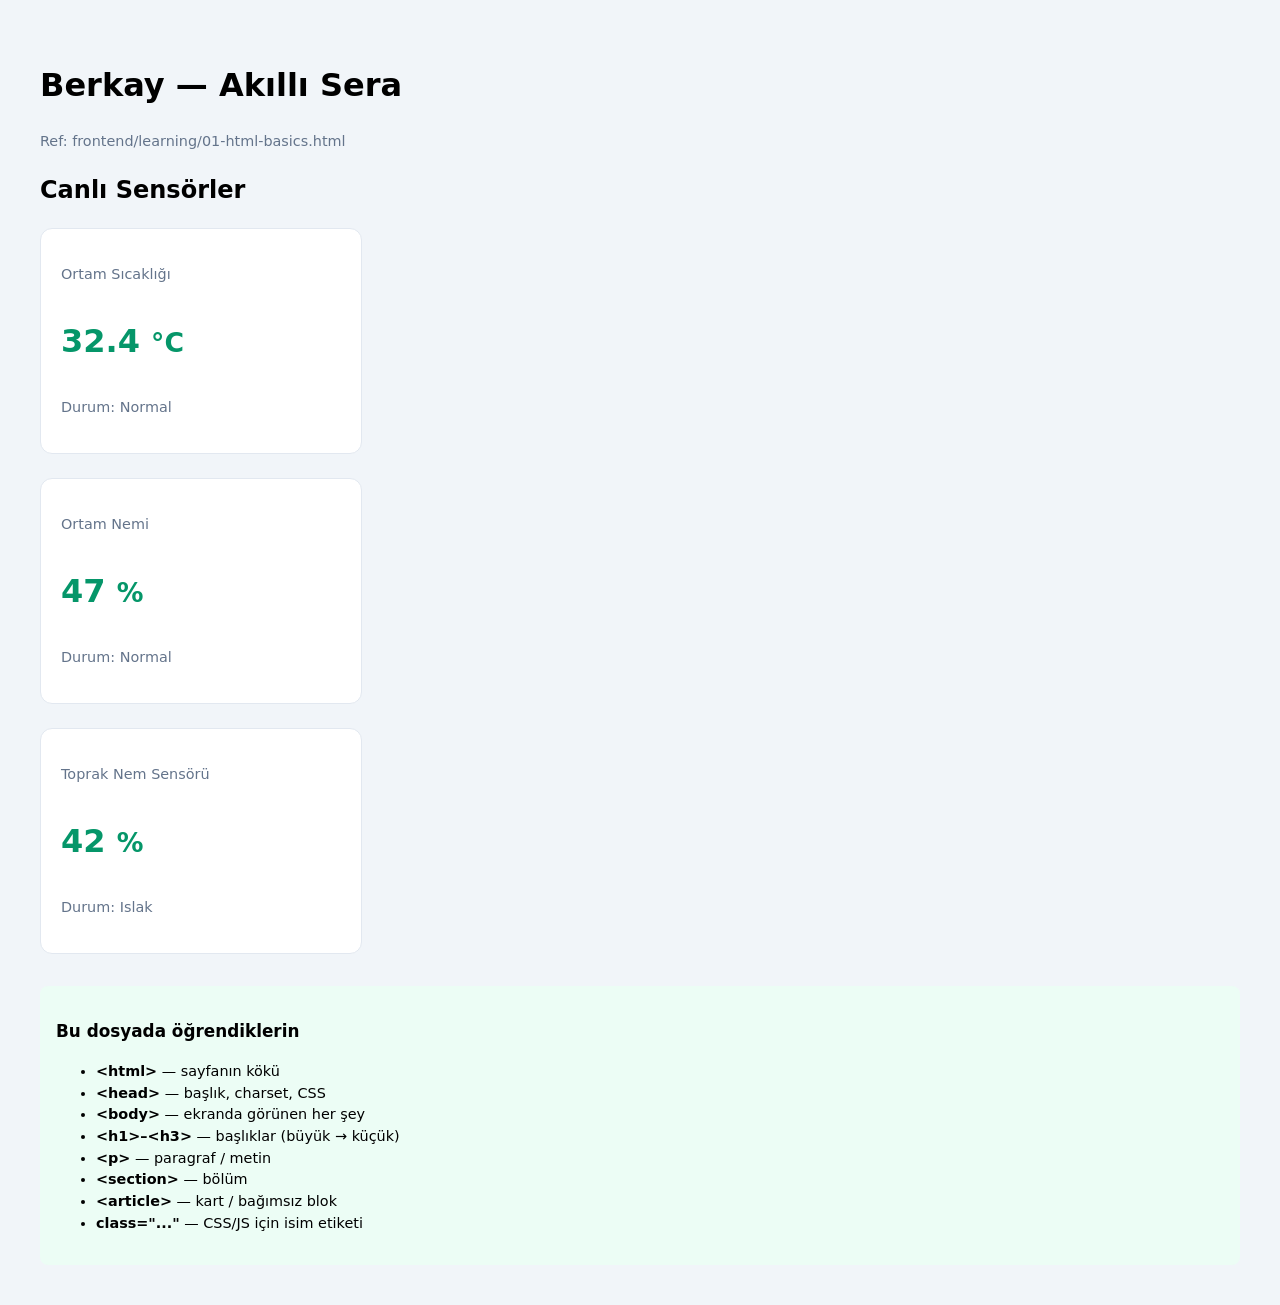
<file: frontend/learning/01-html-basics.html>
<!DOCTYPE html>
<html lang="tr">
<head>
  <meta charset="UTF-8">
  <meta name="viewport" content="width=device-width, initial-scale=1.0">
  <title>Ders 01 — HTML Temelleri</title>
  <!-- Ders 02'de buraya harici CSS bağlayacağız -->
  <style>
    /* Geçici — sadece okunaklı olsun diye */
    body {
      font-family: system-ui, sans-serif;
      background: #f1f5f9;
      padding: 2rem;
      line-height: 1.5;
    }
    .kart {
      background: white;
      border: 1px solid #e2e8f0;
      border-radius: 12px;
      padding: 1.25rem;
      max-width: 280px;
    }
    .deger {
      font-size: 2rem;
      font-weight: bold;
      color: #059669;
    }
    .etiket {
      color: #64748b;
      font-size: 0.9rem;
    }
    .not {
      margin-top: 2rem;
      padding: 1rem;
      background: #ecfdf5;
      border-radius: 8px;
      font-size: 0.9rem;
    }
  </style>
</head>
<body>

  <!--
    DERS 01: HTML nedir?
    --------------------
    HTML = sayfanın iskeleti. "Bu bir başlık", "bu bir kart" der.
    Görünüm (renk, boyut) CSS ile; hareket/veri JavaScript ile gelir.
  -->

  <h1>Berkay — Akıllı Sera</h1>
  <p class="etiket">Ref: frontend/learning/01-html-basics.html</p>

  <!--
    section = ilgili içeriği gruplar
    article = bağımsız bir blok (kart gibi)
  -->
  <section>
    <h2>Canlı Sensörler</h2>

    <!-- Kart 1: Sıcaklık -->
    <article class="kart">
      <p class="etiket">Ortam Sıcaklığı</p>
      <p class="deger">32.4 <small>°C</small></p>
      <p class="etiket">Durum: Normal</p>
    </article>

    <br>

    <!-- Kart 2: Nem -->
    <article class="kart">
      <p class="etiket">Ortam Nemi</p>
      <p class="deger">47 <small>%</small></p>
      <p class="etiket">Durum: Normal</p>
    </article>

    <br>

    <!-- Kart 3: Toprak Nem -->
    <article class="kart">
      <p class="etiket">Toprak Nem Sensörü</p>
      <p class="deger">42 <small>%</small></p>
      <p class="etiket">Durum: Islak</p>
    </article>

  </section>

  <!--
    ul/li = liste
    Bu dersin etiketleri (HTML elementleri)
  -->
  <section class="not">
    <h3>Bu dosyada öğrendiklerin</h3>
    <ul>
      <li><strong>&lt;html&gt;</strong> — sayfanın kökü</li>
      <li><strong>&lt;head&gt;</strong> — başlık, charset, CSS</li>
      <li><strong>&lt;body&gt;</strong> — ekranda görünen her şey</li>
      <li><strong>&lt;h1&gt;–&lt;h3&gt;</strong> — başlıklar (büyük → küçük)</li>
      <li><strong>&lt;p&gt;</strong> — paragraf / metin</li>
      <li><strong>&lt;section&gt;</strong> — bölüm</li>
      <li><strong>&lt;article&gt;</strong> — kart / bağımsız blok</li>
      <li><strong>class="..."</strong> — CSS/JS için isim etiketi</li>
    </ul>
  </section>

  <!--
    ÖDEV (kendin dene):
    1. Üçüncü bir kart ekle: "Toprak Nemi" — %42
    2. h1 metnini kendi adınla değiştir
    3. Dosyayı kaydet → tarayıcıda yenile (F5)
  -->

</body>
</html>
</file>
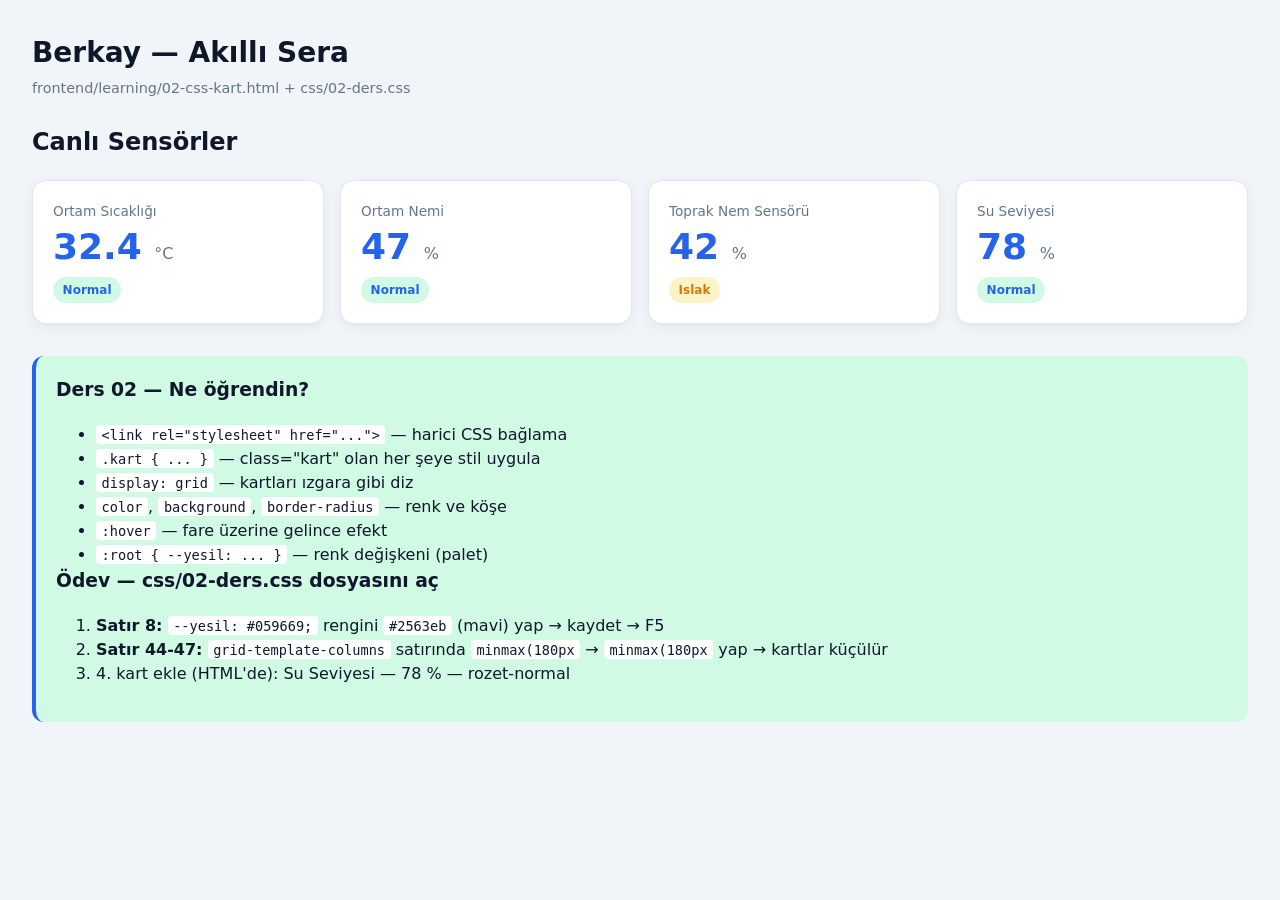
<file: frontend/learning/02-css-kart.html>
<!DOCTYPE html>
<html lang="tr">
<head>
  <meta charset="UTF-8">
  <meta name="viewport" content="width=device-width, initial-scale=1.0">
  <title>Ders 02 — CSS ile Kart Tasarımı</title>

  <!--
    DERS 02: CSS bağlama
    --------------------
    HTML dosyası ile CSS dosyası AYRI tutulur.
    link etiketi = "şu CSS dosyasını kullan" demek.
    href = dosya yolu (css klasöründeki 02-ders.css)
  -->
  <link rel="stylesheet" href="css/02-ders.css">
</head>
<body>

  <header class="ust-baslik">
    <h1>Berkay — Akıllı Sera</h1>
    <p class="alt-yazi">frontend/learning/02-css-kart.html + css/02-ders.css</p>
  </header>

  <section>
    <h2>Canlı Sensörler</h2>

    <!--
      kart-grid = CSS'te grid yaptık → kartlar yan yana dizilir
      Ders 01'de <br> ile alt alta iniyorduk, artık gerek yok
    -->
    <div class="kart-grid">

      <!-- Kart 1 -->
      <article class="kart">
        <p class="etiket">Ortam Sıcaklığı</p>
        <p class="deger">32.4 <small>°C</small></p>
        <span class="rozet rozet-normal">Normal</span>
      </article>

      <!-- Kart 2 -->
      <article class="kart">
        <p class="etiket">Ortam Nemi</p>
        <p class="deger">47 <small>%</small></p>
        <span class="rozet rozet-normal">Normal</span>
      </article>

      <!-- Kart 3 -->
      <article class="kart">
        <p class="etiket">Toprak Nem Sensörü</p>
        <p class="deger">42 <small>%</small></p>
        <span class="rozet rozet-uyari">Islak</span>
      </article>
      
     <!-- Kart 4 -->
     <article class="kart">
      <p class="etiket">Su Seviyesi</p>
      <p class="deger">78 <small>%</small></p>
      <span class="rozet rozet-normal">Normal</span>
    </article>
    </div>
  </section>

  <section class="not">
    <h3>Ders 02 — Ne öğrendin?</h3>
    <ul>
      <li><code>&lt;link rel="stylesheet" href="..."&gt;</code> — harici CSS bağlama</li>
      <li><code>.kart { ... }</code> — class="kart" olan her şeye stil uygula</li>
      <li><code>display: grid</code> — kartları ızgara gibi diz</li>
      <li><code>color</code>, <code>background</code>, <code>border-radius</code> — renk ve köşe</li>
      <li><code>:hover</code> — fare üzerine gelince efekt</li>
      <li><code>:root { --yesil: ... }</code> — renk değişkeni (palet)</li>
    </ul>

    <h3>Ödev — css/02-ders.css dosyasını aç</h3>
    <ol>
      <li><strong>Satır 8:</strong> <code>--yesil: #059669;</code> rengini <code>#2563eb</code> (mavi) yap → kaydet → F5</li>
      <li><strong>Satır 44-47:</strong> <code>grid-template-columns</code> satırında <code>minmax(180px</code> → <code>minmax(180px</code> yap → kartlar küçülür</li>
      <li>4. kart ekle (HTML'de): Su Seviyesi — 78 % — rozet-normal</li>
    </ol>
  </section>

</body>
</html>
</file>
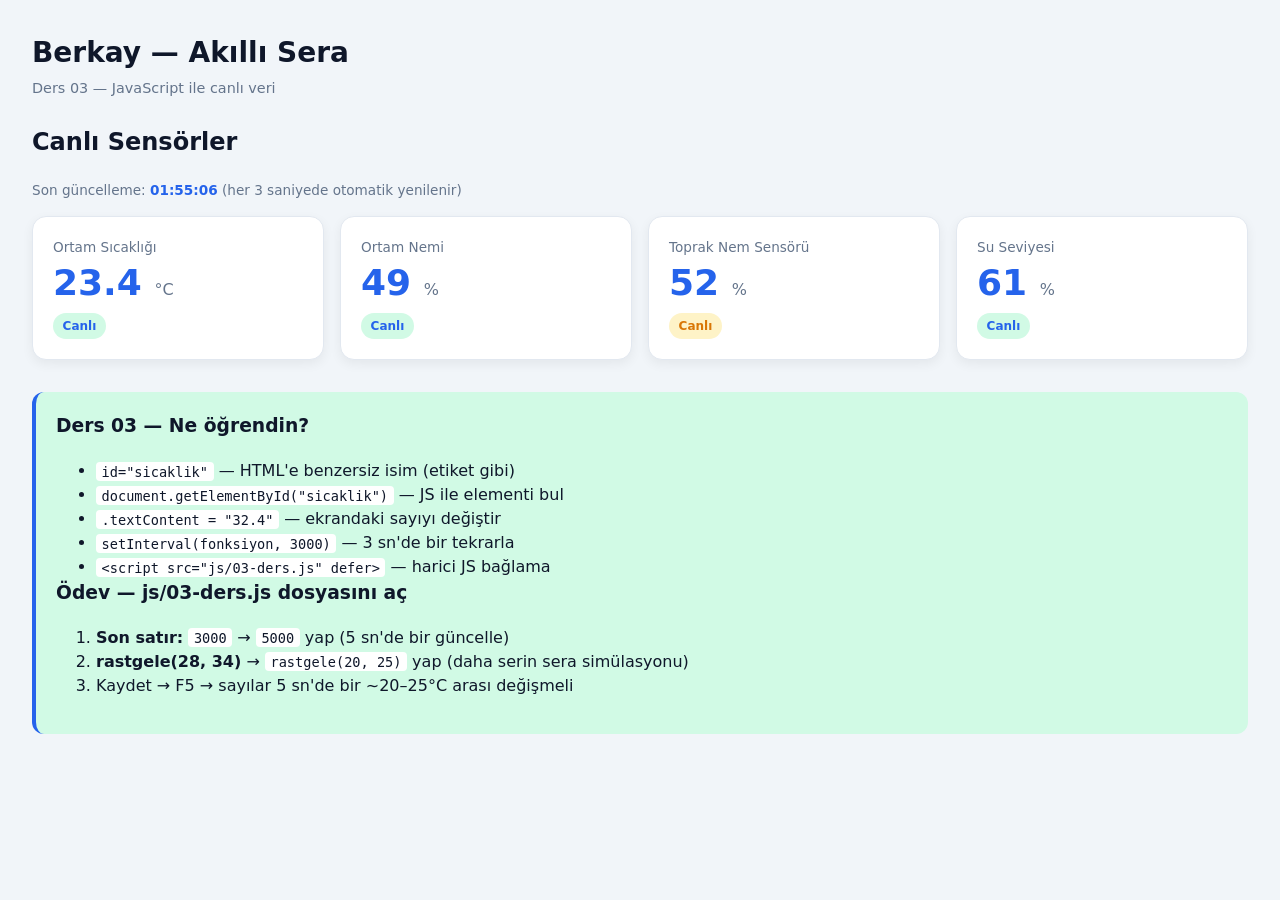
<file: frontend/learning/03-js-canli-veri.html>
<!DOCTYPE html>
<html lang="tr">
<head>
  <meta charset="UTF-8">
  <meta name="viewport" content="width=device-width, initial-scale=1.0">
  <title>Ders 03 — JavaScript Canlı Veri</title>

  <!-- Ders 02 CSS'ini tekrar kullanıyoruz -->
  <link rel="stylesheet" href="css/02-ders.css">

  <style>
    /* Ders 03'e özel küçük stil */
    .son-guncelleme {
      color: #64748b;
      font-size: 0.85rem;
      margin: 0 0 1rem;
    }
    .son-guncelleme strong {
      color: #2563eb;
    }
  </style>
</head>
<body>

  <header class="ust-baslik">
    <h1>Berkay — Akıllı Sera</h1>
    <p class="alt-yazi">Ders 03 — JavaScript ile canlı veri</p>
  </header>

  <section>
    <h2>Canlı Sensörler</h2>

    <!--
      DERS 03 farkı: sayılara id verdik
      id = benzersiz isim → JavaScript bu isimle elementi bulur
      Örnek: id="sicaklik" → js/03-ders.js içinde getElementById("sicaklik")
    -->
    <p class="son-guncelleme">
      Son güncelleme: <strong id="son-guncelleme">—</strong>
      (her 3 saniyede otomatik yenilenir)
    </p>

    <div class="kart-grid">

      <article class="kart">
        <p class="etiket">Ortam Sıcaklığı</p>
        <p class="deger">
          <span id="sicaklik">--</span> <small>°C</small>
        </p>
        <span class="rozet rozet-normal">Canlı</span>
      </article>

      <article class="kart">
        <p class="etiket">Ortam Nemi</p>
        <p class="deger">
          <span id="nem">--</span> <small>%</small>
        </p>
        <span class="rozet rozet-normal">Canlı</span>
      </article>

      <article class="kart">
        <p class="etiket">Toprak Nem Sensörü</p>
        <p class="deger">
          <span id="toprak">--</span> <small>%</small>
        </p>
        <span class="rozet rozet-uyari">Canlı</span>
      </article>

      <article class="kart">
        <p class="etiket">Su Seviyesi</p>
        <p class="deger">
          <span id="su">--</span> <small>%</small>
        </p>
        <span class="rozet rozet-normal">Canlı</span>
      </article>

    </div>
  </section>

  <section class="not">
    <h3>Ders 03 — Ne öğrendin?</h3>
    <ul>
      <li><code>id="sicaklik"</code> — HTML'e benzersiz isim (etiket gibi)</li>
      <li><code>document.getElementById("sicaklik")</code> — JS ile elementi bul</li>
      <li><code>.textContent = "32.4"</code> — ekrandaki sayıyı değiştir</li>
      <li><code>setInterval(fonksiyon, 3000)</code> — 3 sn'de bir tekrarla</li>
      <li><code>&lt;script src="js/03-ders.js" defer&gt;</code> — harici JS bağlama</li>
    </ul>

    <h3>Ödev — js/03-ders.js dosyasını aç</h3>
    <ol>
      <li><strong>Son satır:</strong> <code>3000</code> → <code>5000</code> yap (5 sn'de bir güncelle)</li>
      <li><strong>rastgele(28, 34)</strong> → <code>rastgele(20, 25)</code> yap (daha serin sera simülasyonu)</li>
      <li>Kaydet → F5 → sayılar 5 sn'de bir ~20–25°C arası değişmeli</li>
    </ol>
  </section>

  <!--
    defer = HTML yüklendikten SONRA JS çalışsın
    body'nin en altında veya head'de defer ile bağlanır
  -->
  <script src="js/03-ders.js" defer></script>

</body>
</html>
</file>
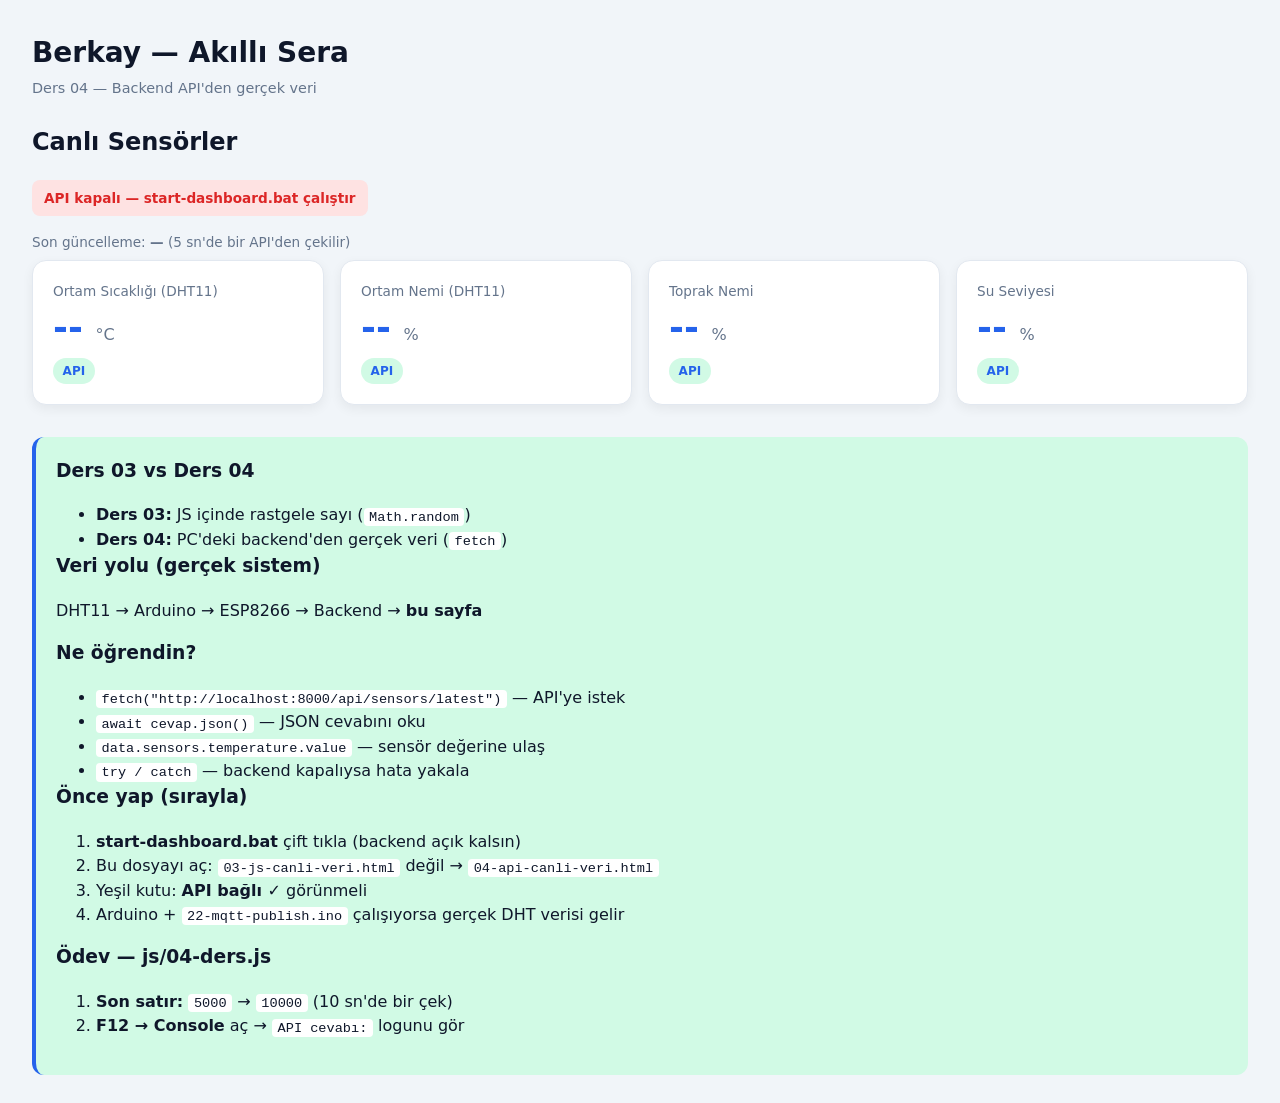
<file: frontend/learning/04-api-canli-veri.html>
<!DOCTYPE html>
<html lang="tr">
<head>
  <meta charset="UTF-8">
  <meta name="viewport" content="width=device-width, initial-scale=1.0">
  <title>Ders 04 — API Canlı Veri</title>
  <link rel="stylesheet" href="css/02-ders.css">
  <style>
    .son-guncelleme {
      color: #64748b;
      font-size: 0.85rem;
      margin: 0 0 0.5rem;
    }
    .api-durum {
      font-size: 0.85rem;
      font-weight: 600;
      margin: 0 0 1rem;
      padding: 0.5rem 0.75rem;
      border-radius: 8px;
      display: inline-block;
    }
    .api-durum.bagli {
      background: #d1fae5;
      color: #047857;
    }
    .api-durum.kapali {
      background: #fee2e2;
      color: #dc2626;
    }
  </style>
</head>
<body>

  <header class="ust-baslik">
    <h1>Berkay — Akıllı Sera</h1>
    <p class="alt-yazi">Ders 04 — Backend API'den gerçek veri</p>
  </header>

  <section>
    <h2>Canlı Sensörler</h2>

    <!-- API bağlantı durumu — JS burayı günceller -->
    <p id="api-durum" class="api-durum kapali">API kontrol ediliyor...</p>

    <p class="son-guncelleme">
      Son güncelleme: <strong id="son-guncelleme">—</strong>
      (5 sn'de bir API'den çekilir)
    </p>

    <div class="kart-grid">

      <article class="kart">
        <p class="etiket">Ortam Sıcaklığı (DHT11)</p>
        <p class="deger"><span id="sicaklik">--</span> <small>°C</small></p>
        <span class="rozet rozet-normal">API</span>
      </article>

      <article class="kart">
        <p class="etiket">Ortam Nemi (DHT11)</p>
        <p class="deger"><span id="nem">--</span> <small>%</small></p>
        <span class="rozet rozet-normal">API</span>
      </article>

      <article class="kart">
        <p class="etiket">Toprak Nemi</p>
        <p class="deger"><span id="toprak">--</span> <small>%</small></p>
        <span class="rozet rozet-normal">API</span>
      </article>

      <article class="kart">
        <p class="etiket">Su Seviyesi</p>
        <p class="deger"><span id="su">--</span> <small>%</small></p>
        <span class="rozet rozet-normal">API</span>
      </article>

    </div>
  </section>

  <section class="not">
    <h3>Ders 03 vs Ders 04</h3>
    <ul>
      <li><strong>Ders 03:</strong> JS içinde rastgele sayı (<code>Math.random</code>)</li>
      <li><strong>Ders 04:</strong> PC'deki backend'den gerçek veri (<code>fetch</code>)</li>
    </ul>

    <h3>Veri yolu (gerçek sistem)</h3>
    <p>DHT11 → Arduino → ESP8266 → Backend → <strong>bu sayfa</strong></p>

    <h3>Ne öğrendin?</h3>
    <ul>
      <li><code>fetch("http://localhost:8000/api/sensors/latest")</code> — API'ye istek</li>
      <li><code>await cevap.json()</code> — JSON cevabını oku</li>
      <li><code>data.sensors.temperature.value</code> — sensör değerine ulaş</li>
      <li><code>try / catch</code> — backend kapalıysa hata yakala</li>
    </ul>

    <h3>Önce yap (sırayla)</h3>
    <ol>
      <li><strong>start-dashboard.bat</strong> çift tıkla (backend açık kalsın)</li>
      <li>Bu dosyayı aç: <code>03-js-canli-veri.html</code> değil → <code>04-api-canli-veri.html</code></li>
      <li>Yeşil kutu: <strong>API bağlı ✓</strong> görünmeli</li>
      <li>Arduino + <code>22-mqtt-publish.ino</code> çalışıyorsa gerçek DHT verisi gelir</li>
    </ol>

    <h3>Ödev — js/04-ders.js</h3>
    <ol>
      <li><strong>Son satır:</strong> <code>5000</code> → <code>10000</code> (10 sn'de bir çek)</li>
      <li><strong>F12 → Console</strong> aç → <code>API cevabı:</code> logunu gör</li>
    </ol>
  </section>

  <script src="js/04-ders.js" defer></script>

</body>
</html>
</file>
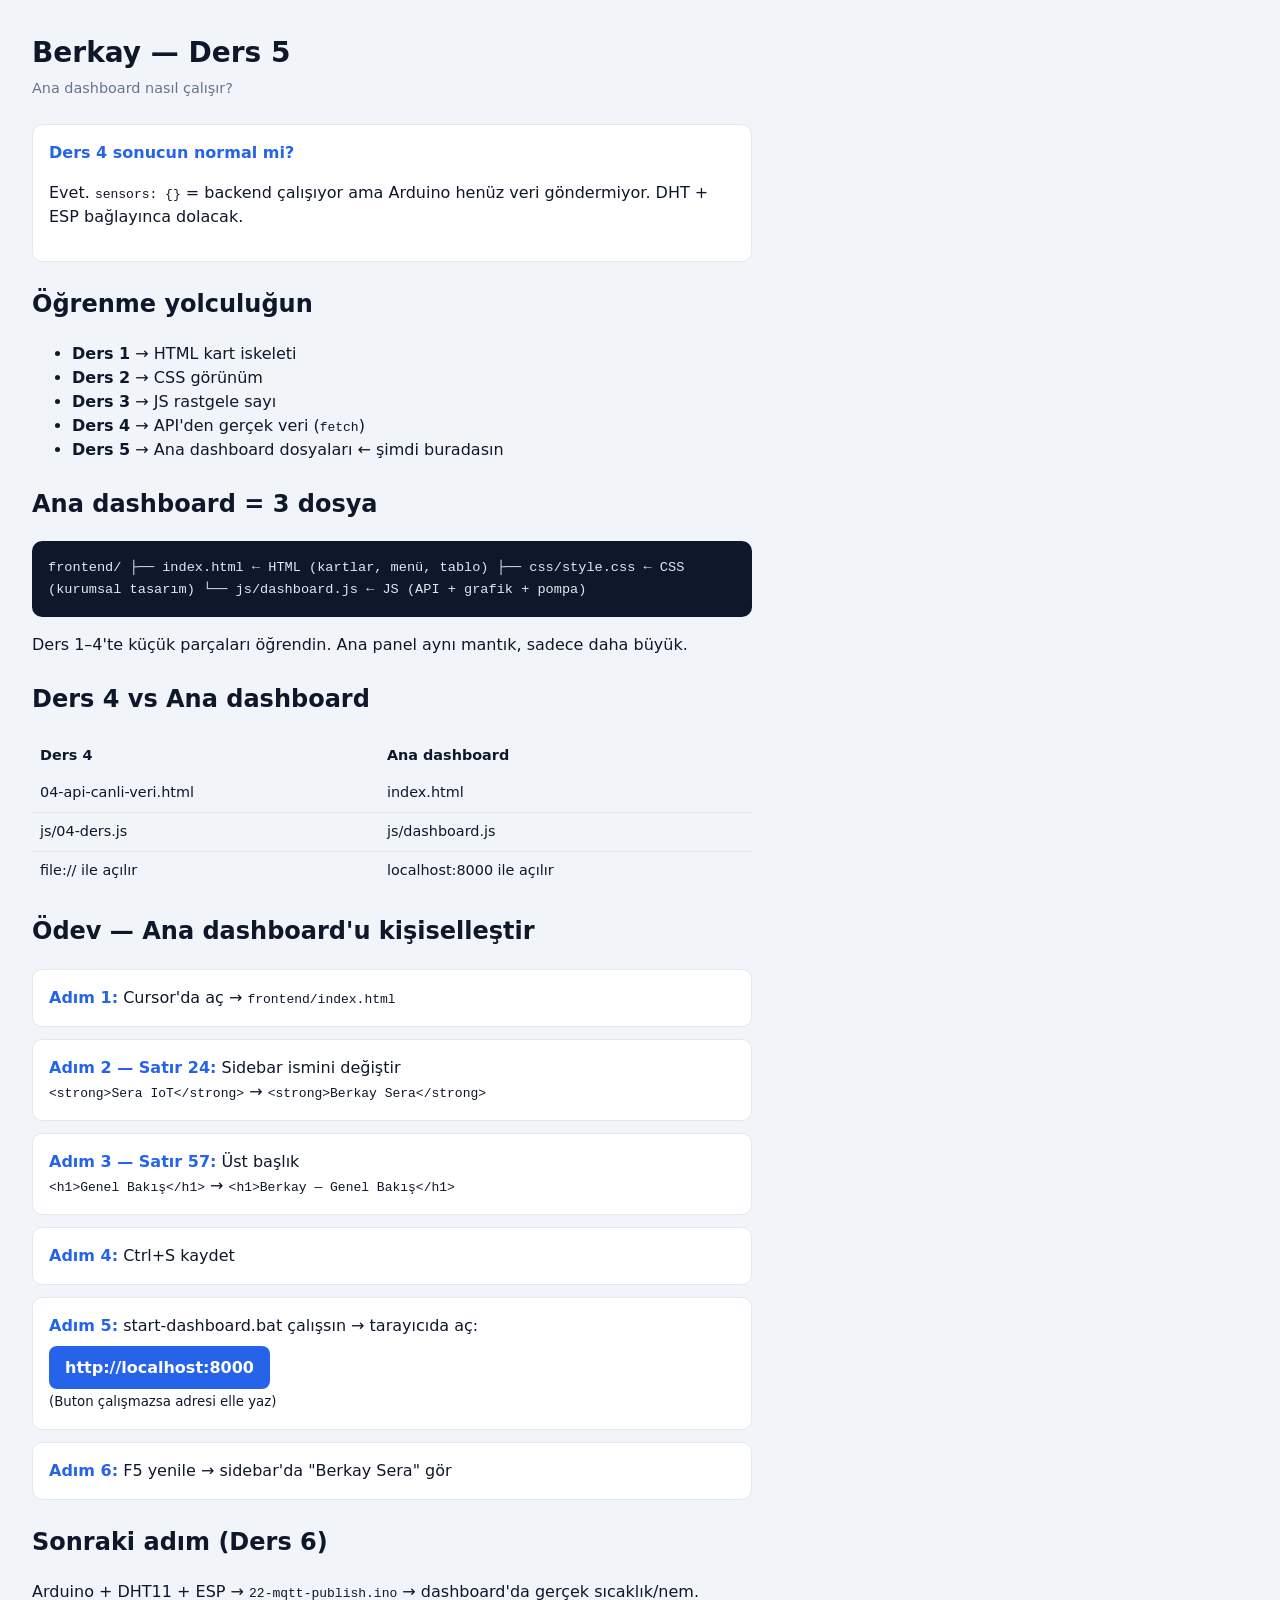
<file: frontend/learning/05-dashboard-rehber.html>
<!DOCTYPE html>
<html lang="tr">
<head>
  <meta charset="UTF-8">
  <meta name="viewport" content="width=device-width, initial-scale=1.0">
  <title>Ders 05 — Ana Dashboard Rehberi</title>
  <link rel="stylesheet" href="css/02-ders.css">
  <style>
    .rehber { max-width: 720px; }
    .rehber h2 { margin-top: 1.5rem; }
    .dosya-kutu {
      background: #0f172a;
      color: #e2e8f0;
      padding: 1rem;
      border-radius: 10px;
      font-family: Consolas, monospace;
      font-size: 0.85rem;
      line-height: 1.6;
    }
    .adim {
      background: white;
      border: 1px solid #e2e8f0;
      border-radius: 10px;
      padding: 1rem;
      margin: 0.75rem 0;
    }
    .adim strong { color: #2563eb; }
    a.btn {
      display: inline-block;
      background: #2563eb;
      color: white;
      padding: 0.6rem 1rem;
      border-radius: 8px;
      text-decoration: none;
      font-weight: 600;
      margin-top: 0.5rem;
    }
  </style>
</head>
<body>

  <header class="ust-baslik rehber">
    <h1>Berkay — Ders 5</h1>
    <p class="alt-yazi">Ana dashboard nasıl çalışır?</p>
  </header>

  <section class="rehber">

    <div class="adim">
      <strong>Ders 4 sonucun normal mi?</strong>
      <p>Evet. <code>sensors: {}</code> = backend çalışıyor ama Arduino henüz veri göndermiyor.
      DHT + ESP bağlayınca dolacak.</p>
    </div>

    <h2>Öğrenme yolculuğun</h2>
    <ul>
      <li><strong>Ders 1</strong> → HTML kart iskeleti</li>
      <li><strong>Ders 2</strong> → CSS görünüm</li>
      <li><strong>Ders 3</strong> → JS rastgele sayı</li>
      <li><strong>Ders 4</strong> → API'den gerçek veri (<code>fetch</code>)</li>
      <li><strong>Ders 5</strong> → Ana dashboard dosyaları ← şimdi buradasın</li>
    </ul>

    <h2>Ana dashboard = 3 dosya</h2>
    <div class="dosya-kutu">
frontend/
├── index.html        ← HTML (kartlar, menü, tablo)
├── css/style.css     ← CSS (kurumsal tasarım)
└── js/dashboard.js   ← JS (API + grafik + pompa)
    </div>

    <p>Ders 1–4'te küçük parçaları öğrendin. Ana panel aynı mantık, sadece daha büyük.</p>

    <h2>Ders 4 vs Ana dashboard</h2>
    <table style="width:100%; border-collapse:collapse; font-size:0.9rem;">
      <tr style="background:#f1f5f9">
        <th style="padding:8px;text-align:left">Ders 4</th>
        <th style="padding:8px;text-align:left">Ana dashboard</th>
      </tr>
      <tr>
        <td style="padding:8px;border-bottom:1px solid #e2e8f0">04-api-canli-veri.html</td>
        <td style="padding:8px;border-bottom:1px solid #e2e8f0">index.html</td>
      </tr>
      <tr>
        <td style="padding:8px;border-bottom:1px solid #e2e8f0">js/04-ders.js</td>
        <td style="padding:8px;border-bottom:1px solid #e2e8f0">js/dashboard.js</td>
      </tr>
      <tr>
        <td style="padding:8px">file:// ile açılır</td>
        <td style="padding:8px">localhost:8000 ile açılır</td>
      </tr>
    </table>

    <h2>Ödev — Ana dashboard'u kişiselleştir</h2>

    <div class="adim">
      <strong>Adım 1:</strong> Cursor'da aç → <code>frontend/index.html</code>
    </div>
    <div class="adim">
      <strong>Adım 2 — Satır 24:</strong> Sidebar ismini değiştir<br>
      <code>&lt;strong&gt;Sera IoT&lt;/strong&gt;</code> → <code>&lt;strong&gt;Berkay Sera&lt;/strong&gt;</code>
    </div>
    <div class="adim">
      <strong>Adım 3 — Satır 57:</strong> Üst başlık<br>
      <code>&lt;h1&gt;Genel Bakış&lt;/h1&gt;</code> → <code>&lt;h1&gt;Berkay — Genel Bakış&lt;/h1&gt;</code>
    </div>
    <div class="adim">
      <strong>Adım 4:</strong> Ctrl+S kaydet
    </div>
    <div class="adim">
      <strong>Adım 5:</strong> start-dashboard.bat çalışsın → tarayıcıda aç:
      <br><a class="btn" href="http://localhost:8000" target="_blank">http://localhost:8000</a>
      <br><small>(Buton çalışmazsa adresi elle yaz)</small>
    </div>
    <div class="adim">
      <strong>Adım 6:</strong> F5 yenile → sidebar'da "Berkay Sera" gör
    </div>

    <h2>Sonraki adım (Ders 6)</h2>
    <p>Arduino + DHT11 + ESP → <code>22-mqtt-publish.ino</code> → dashboard'da gerçek sıcaklık/nem.</p>

  </section>

</body>
</html>
</file>
<file: frontend/learning/css/02-ders.css>
/* DERS 02 — CSS dosyası
   Bu dosya HTML'in GÖRÜNÜMünü ayarlar.
   HTML = iskelet | CSS = boya, düzen, font
*/

/* --- Renk paleti (sera teması) --- */
:root {
  --yesil: #2563eb;
  --yesil-acik: #d1fae5;
  --arka-plan: #f1f5f9;
  --kart: #ffffff;
  --yazi-koyu: #0f172a;
  --yazi-soluk: #64748b;
  --kenar: #e2e8f0;
  --uyari: #d97706;
}

/* --- Tüm sayfa --- */
body {
  font-family: "Segoe UI", system-ui, sans-serif;
  background: var(--arka-plan);
  color: var(--yazi-koyu);
  margin: 0;
  padding: 2rem;
  line-height: 1.5;
}

/* --- Üst başlık alanı --- */
.ust-baslik {
  margin-bottom: 1.5rem;
}

.ust-baslik h1 {
  margin: 0 0 0.25rem;
  font-size: 1.75rem;
}

.alt-yazi {
  color: var(--yazi-soluk);
  font-size: 0.9rem;
  margin: 0;
}

/* --- Kartları yan yana diz (grid = ızgara) --- */
.kart-grid {
  display: grid;
  /* 3 sütun; ekran daralınca otomatik alt alta */
  grid-template-columns: repeat(auto-fit, minmax(220px, 1fr));
  gap: 1rem;
}

/* --- Tek kart --- */
.kart {
  background: var(--kart);
  border: 1px solid var(--kenar);
  border-radius: 14px;
  padding: 1.25rem;
  box-shadow: 0 4px 12px rgba(0, 0, 0, 0.06);
  transition: transform 0.2s, box-shadow 0.2s;
}

/* Fare üzerine gelince hafif kalksın */
.kart:hover {
  transform: translateY(-3px);
  box-shadow: 0 8px 20px rgba(0, 0, 0, 0.1);
}

/* --- Kart içi yazılar --- */
.etiket {
  color: var(--yazi-soluk);
  font-size: 0.85rem;
  font-weight: 500;
  margin: 0 0 0.5rem;
}

.deger {
  font-size: 2.25rem;
  font-weight: 700;
  color: var(--yesil);
  margin: 0 0 0.75rem;
  line-height: 1;
}

.deger small {
  font-size: 1rem;
  color: var(--yazi-soluk);
  font-weight: 500;
}

/* --- Durum rozeti (Normal / Uyarı) --- */
.rozet {
  display: inline-block;
  font-size: 0.75rem;
  font-weight: 600;
  padding: 0.25rem 0.6rem;
  border-radius: 999px;
}

.rozet-normal {
  background: var(--yesil-acik);
  color: var(--yesil);
}

.rozet-uyari {
  background: #fef3c7;
  color: var(--uyari);
}

/* --- Alttaki ders notu kutusu --- */
.not {
  margin-top: 2rem;
  padding: 1.25rem;
  background: var(--yesil-acik);
  border-radius: 12px;
  border-left: 4px solid var(--yesil);
}

.not h3 {
  margin-top: 0;
}

.not ul {
  margin-bottom: 0;
}

.not code {
  background: white;
  padding: 0.1rem 0.35rem;
  border-radius: 4px;
  font-size: 0.85rem;
}
</file>
